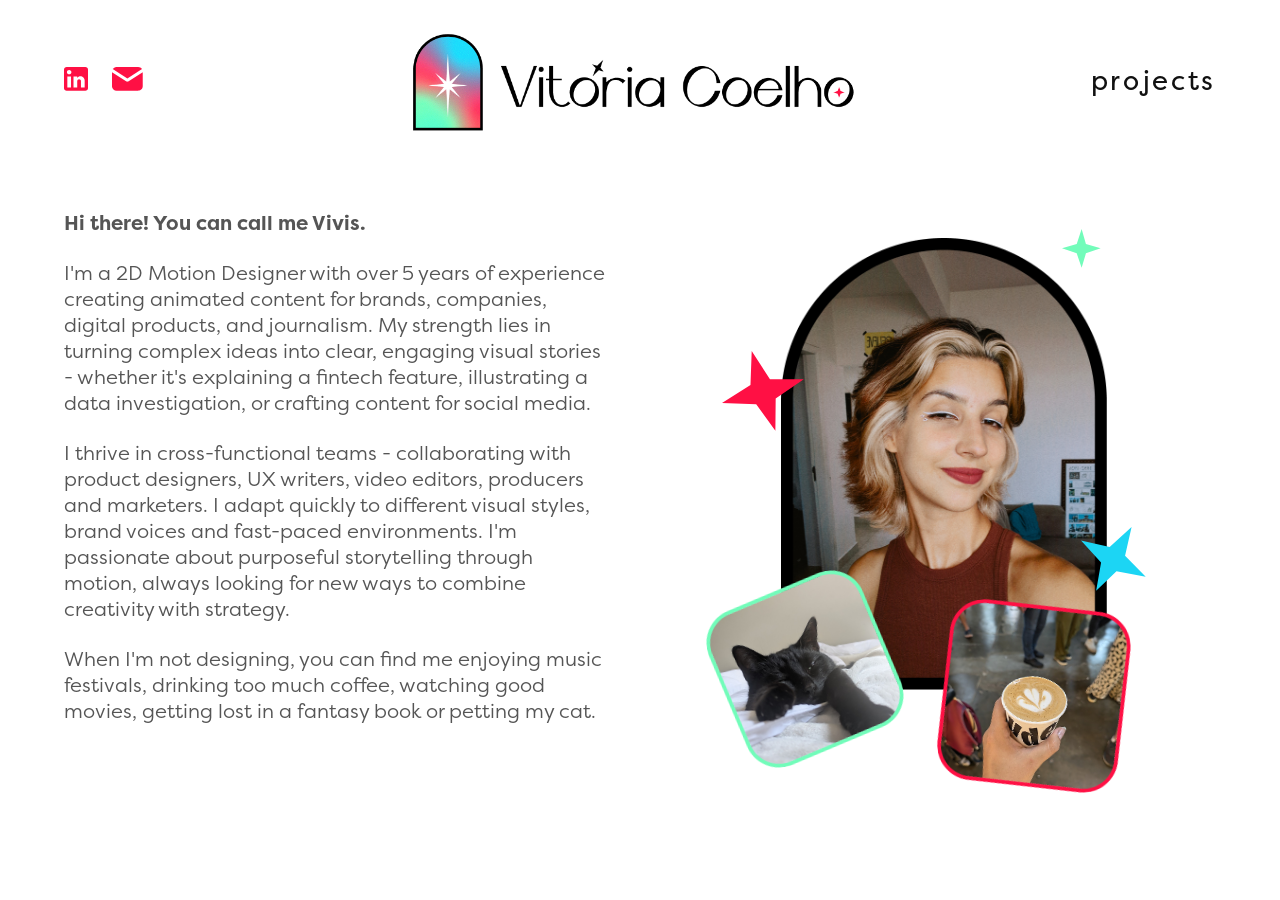
<file: about.html>
<!DOCTYPE html>
<html lang="en">

<head>
  <meta charset="UTF-8">
  <meta name="viewport" content="width=device-width, initial-scale=1.0">
  <title>About | Vitoria Coelho</title>
  <link rel="stylesheet" href="style.css">

  <link rel="icon" type="image/png" href="./ASSETS/IMAGES/favicon.png">
  <!-- Open Graph / Social Sharing Data -->
  <meta property="og:title" content="Vitoria Coelho | Motion Designer">
  <meta property="og:description"
    content="Vitoria Coelho, 2D Motion Designer, brazilian motion and graphic designer - available worldwide.">
  <meta property="og:image" content="https://www.vitoriacoelho.work/ASSETS/IMAGES/miniature_site.png">
  <meta property="og:url" content="https://www.vitoriacoelho.work/about.html">
  <meta property="og:type" content="website">
  <!-- Twitter Card -->
  <meta name="twitter:card" content="summary_large_image">
  <meta name="twitter:title" content="Vitoria Coelho | Motion Designer">
  <meta name="twitter:description"
    content="Vitoria Coelho, 2D Motion Designer, brazilian motion and graphic designer - available worldwide.">
  <meta name="twitter:image" content="https://www.vitoriacoelho.work/ASSETS/IMAGES/miniature_site.png">
</head>

<body>
  <!-- Header / Navigation -->
  <header>
    <div class="social-icons">
      <a href="https://www.linkedin.com/in/vitoriacoelho" target="_blank" class="interactive">
        <img src="./ASSETS/VECTORS/icon_linkedin.svg" alt="LinkedIn">
      </a>
      <a href="#" onclick="copyEmail(event)" class="interactive email-copy-container">
        <img src="./ASSETS/VECTORS/icon_email.svg" alt="Email">
        <img src="./ASSETS/IMAGES/Popup-email.svg" alt="Email Copied" class="email-tooltip">
      </a>
    </div>
    <a href="projects.html" class="logo">
      <img src="./ASSETS/IMAGES/logo site.png" alt="Vitoria Coelho Logo">
    </a>
    <nav class="desktop-nav">
      <a href="projects.html">Projects</a>
    </nav>

    <!-- Hamburger Menu Toggle -->
    <button class="hamburger-menu" aria-label="Toggle Menu" onclick="toggleMobileMenu()">
      <span></span>
      <span></span>
      <span></span>
    </button>
  </header>

  <!-- Mobile Drawer -->
  <div class="mobile-drawer" id="mobile-drawer">
    <button class="close-drawer" onclick="toggleMobileMenu()" aria-label="Close Menu">&times;</button>
    <nav class="mobile-nav">
      <a href="projects.html">Projects</a>
      <a href="https://www.linkedin.com/in/vitoriacoelho" target="_blank" class="interactive">LinkedIn</a>
      <a href="#" onclick="copyEmail(event)" class="interactive email-copy-container-mobile">
        vitoria.rcoelho@gmail.com
        <img src="./ASSETS/IMAGES/Popup-email.svg" alt="Email Copied" class="email-tooltip">
      </a>
    </nav>
  </div>

  <main class="container">
    <section class="about-section">

      <!-- Text on the left -->
      <div class="about-text">
        <p class="intro-bold">Hi there! You can call me Vivis.</p>
        <p>I'm a 2D Motion Designer with over 5 years of experience creating animated content for brands,
          companies, digital products, and journalism. My strength lies in turning complex ideas into clear, engaging
          visual stories - whether it's explaining a fintech feature, illustrating a data investigation, or crafting
          content for social media.</p>
        <p>I thrive in cross-functional teams - collaborating with product designers, UX writers, video editors,
          producers and marketers. I adapt quickly to different visual styles, brand voices and fast-paced environments.
          I'm passionate about purposeful storytelling through motion, always looking for new ways to combine creativity
          with strategy.</p>
        <p>When I'm not designing, you can find me enjoying music festivals, drinking too much coffee, watching good
          movies, getting lost in a fantasy book or petting my cat.</p>

      </div>

      <!-- Photos on the right -->
      <div class="about-images-container">
        <div class="collage-wrapper">
          <!-- Vitoria's photo at the back (upper on page via CSS) -->
          <img src="./ASSETS/IMAGES/photo_ABOUT-me.png?v=2" alt="Vitoria Coelho" class="img-vitoria interactive">

          <!-- Coffee and Cat photos overlapping at the foot -->
          <img src="./ASSETS/IMAGES/photo_ABOUT-Coffee.png" alt="Coffee" class="img-coffee interactive">
          <img src="./ASSETS/IMAGES/photo_ABOUT-Cat.png" alt="My Cat" class="img-cat interactive">

          <!-- Stars exactly placed based on reference coordinates -->
          <img src="./ASSETS/VECTORS/star_ABOUT-red.svg" alt="Star" class="star-deco star-red">
          <img src="./ASSETS/VECTORS/star_ABOUT-green.svg" alt="Star" class="star-deco star-green">
          <img src="./ASSETS/VECTORS/star_ABOUT-blue.svg" alt="Star" class="star-deco star-blue">
        </div>
      </div>

    </section>
  </main>

  <script src="main.js"></script>
</body>

</html>
</file>
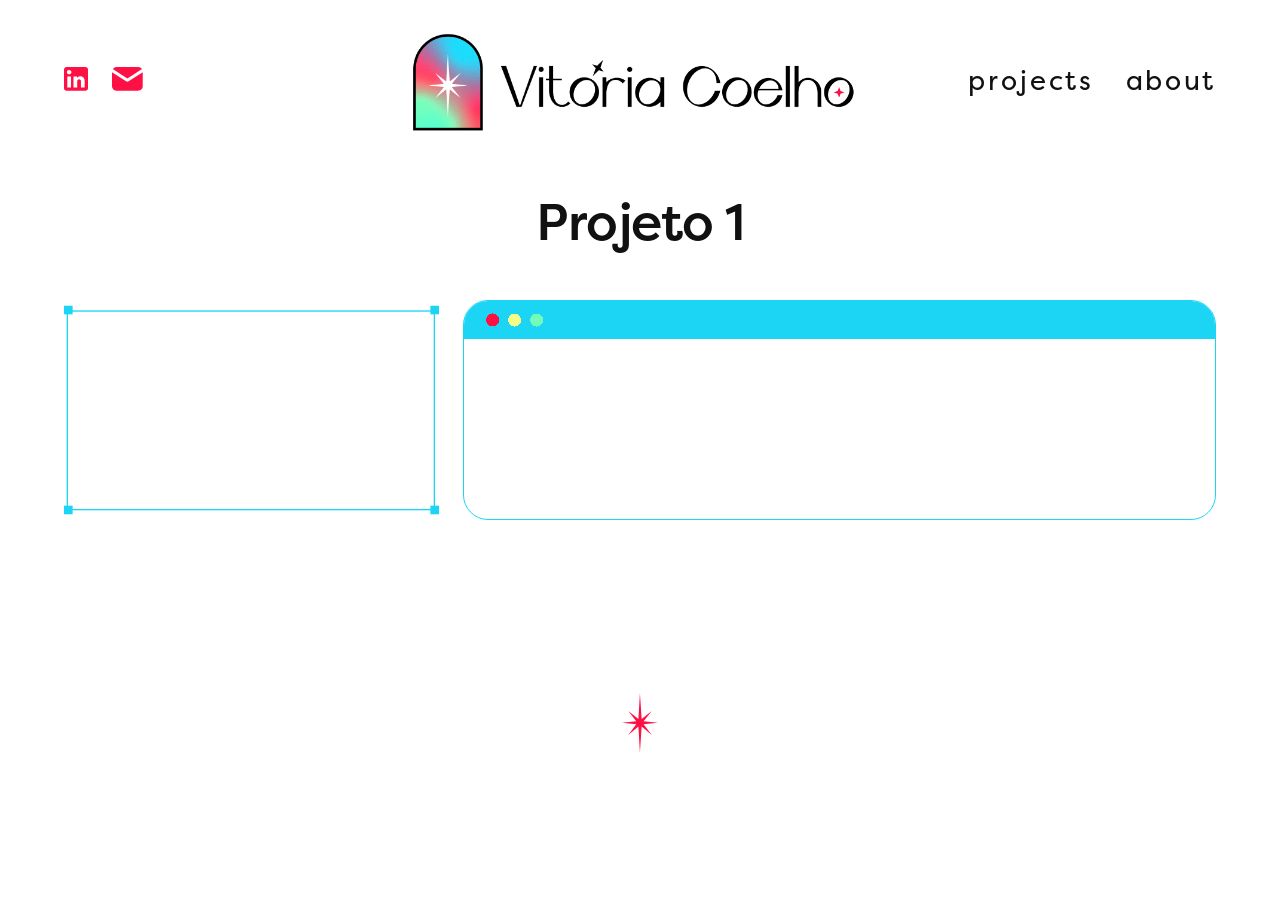
<file: project.html>
<!DOCTYPE html>
<html lang="en">
<head>
  <meta charset="UTF-8">
  <meta name="viewport" content="width=device-width, initial-scale=1.0">
  <title>Project Details | Vitoria Coelho</title>
  <link rel="stylesheet" href="style.css">
  
  <link rel="icon" type="image/png" href="./ASSETS/IMAGES/favicon.png">
  <!-- Open Graph / Social Sharing Data -->
  <meta property="og:title" content="Vitoria Coelho | Motion Designer">
  <meta property="og:description" content="Portfolio of Vitoria Coelho, a 2D Motion Designer.">
  <meta property="og:image" content="https://www.vitoriacoelho.work/ASSETS/IMAGES/miniature_site.png">
  <meta property="og:url" content="https://www.vitoriacoelho.work/project.html">
  <meta property="og:type" content="website">
  <!-- Twitter Card -->
  <meta name="twitter:card" content="summary_large_image">
  <meta name="twitter:title" content="Vitoria Coelho | Motion Designer">
  <meta name="twitter:description" content="Portfolio of Vitoria Coelho, a 2D Motion Designer.">
  <meta name="twitter:image" content="https://www.vitoriacoelho.work/ASSETS/IMAGES/miniature_site.png">
</head>
<body class="project-page">
  <!-- Header / Navigation -->
  <header>
    <div class="social-icons">
      <a href="https://www.linkedin.com/in/vitoriacoelho" target="_blank" class="interactive">
        <img src="./ASSETS/VECTORS/icon_linkedin.svg" alt="LinkedIn">
      </a>
      <a href="#" onclick="copyEmail(event)" class="interactive email-copy-container">
        <img src="./ASSETS/VECTORS/icon_email.svg" alt="Email">
        <img src="./ASSETS/IMAGES/Popup-email.svg" alt="Email Copied" class="email-tooltip">
      </a>
    </div>
    <a href="projects.html" class="logo">
      <img src="./ASSETS/IMAGES/logo site.png" alt="Vitoria Coelho Logo">
    </a>
    <nav class="desktop-nav">
      <a href="projects.html">Projects</a>
      <a href="about.html">About</a>
    </nav>
    
    <!-- Hamburger Menu Toggle -->
    <button class="hamburger-menu" aria-label="Toggle Menu" onclick="toggleMobileMenu()">
      <span></span>
      <span></span>
      <span></span>
    </button>
  </header>

  <!-- Mobile Drawer -->
  <div class="mobile-drawer" id="mobile-drawer">
    <button class="close-drawer" onclick="toggleMobileMenu()" aria-label="Close Menu">&times;</button>
    <nav class="mobile-nav">
      <a href="projects.html">Projects</a>
      <a href="about.html">About</a>
      <a href="https://www.linkedin.com/in/vitoriacoelho" target="_blank" class="interactive">LinkedIn</a>
      <a href="#" onclick="copyEmail(event)" class="interactive email-copy-container-mobile">
        vitoria.rcoelho@gmail.com
        <img src="./ASSETS/IMAGES/Popup-email.svg" alt="Email Copied" class="email-tooltip">
      </a>
    </nav>
  </div>

  <main class="container">
    <section class="project-page-section">
      
      <h1 id="project-title" class="project-main-title">Projeto 1</h1>
      
      <div class="project-info-layout">
        <!-- Left Box -->
        <div class="project-details-box">
          <div class="details-content" id="project-credits">
            <!-- Populated via JS -->
          </div>
        </div>
        
        <!-- Right Box -->
        <div class="project-browser-box">
          <div class="browser-content">
            <p id="project-description"><!-- Populated via JS --></p>
          </div>
        </div>
      </div>

      <div class="project-media-grid" id="project-media-grid">
        <!-- Populated via JS -->
      </div>

    </section>
    
    <div style="text-align: center; padding: 2rem 0; margin-top: 2rem;">
      <img src="./ASSETS/VECTORS/SVG_Star.svg" alt="Star Footer" style="height: 60px;">
    </div>
  </main>

  <script src="projectsData.js"></script>
  <script src="main.js"></script>
  <script>
    const urlParams = new URLSearchParams(window.location.search);
    const projectId = urlParams.get('id');

    if (projectId && typeof projectsData !== 'undefined' && projectsData[projectId]) {
      const data = projectsData[projectId];
      
      // Update Title
      const titleEl = document.getElementById('project-title');
      if (titleEl) titleEl.textContent = data.title;
      
      // Update Description
      const descEl = document.getElementById('project-description');
      if (descEl) descEl.textContent = data.description;
      
      // Update Credits
      const creditsEl = document.getElementById('project-credits');
      if (creditsEl && data.credits) {
        creditsEl.innerHTML = '';
        data.credits.forEach(credit => {
          const p = document.createElement('p');
          p.innerHTML = `<strong>${credit.label}:</strong> ${credit.value}`;
          creditsEl.appendChild(p);
        });
      }

      // Update Media Grid
      const mediaGridEl = document.getElementById('project-media-grid');
      if (mediaGridEl && data.media) {
        mediaGridEl.innerHTML = '';
        if (data.layout) {
          mediaGridEl.classList.add(`layout-${data.layout}`);
        }
        data.media.forEach((item, index) => {
          const div = document.createElement('div');
          div.className = 'media-item interactive';
          
          if (index === 0 && (!data.layout || (!data.layout.includes('2x2') && !data.layout.includes('hero-left')))) {
            div.classList.add('full-width');
          }

          if (item.type === 'video' && item.src) {
            let videoAttrs = 'controls';
            if (data.layout && data.layout.includes('autoplay')) {
              videoAttrs = 'autoplay muted loop playsinline';
            }
            div.innerHTML = `
              <video ${videoAttrs}>
                <source src="${item.src}" type="video/mp4">
              </video>
            `;
          } else if (item.type === 'image' && item.src) {
            div.innerHTML = `<img src="${item.src}" alt="${data.title}">`;
          } else {
            // Placeholder
            div.style.background = '#D9D9D9';
          }
          mediaGridEl.appendChild(div);
        });
      }
    } else if (projectId) {
      // Fallback if data not in projectsData.js yet
      let formattedTitle = projectId.replace(/-/g, ' ');
      formattedTitle = formattedTitle.charAt(0).toUpperCase() + formattedTitle.slice(1);
      
      const titleEl = document.getElementById('project-title');
      if (titleEl) titleEl.textContent = formattedTitle;
    }
  </script>
</body>
</html>
</file>
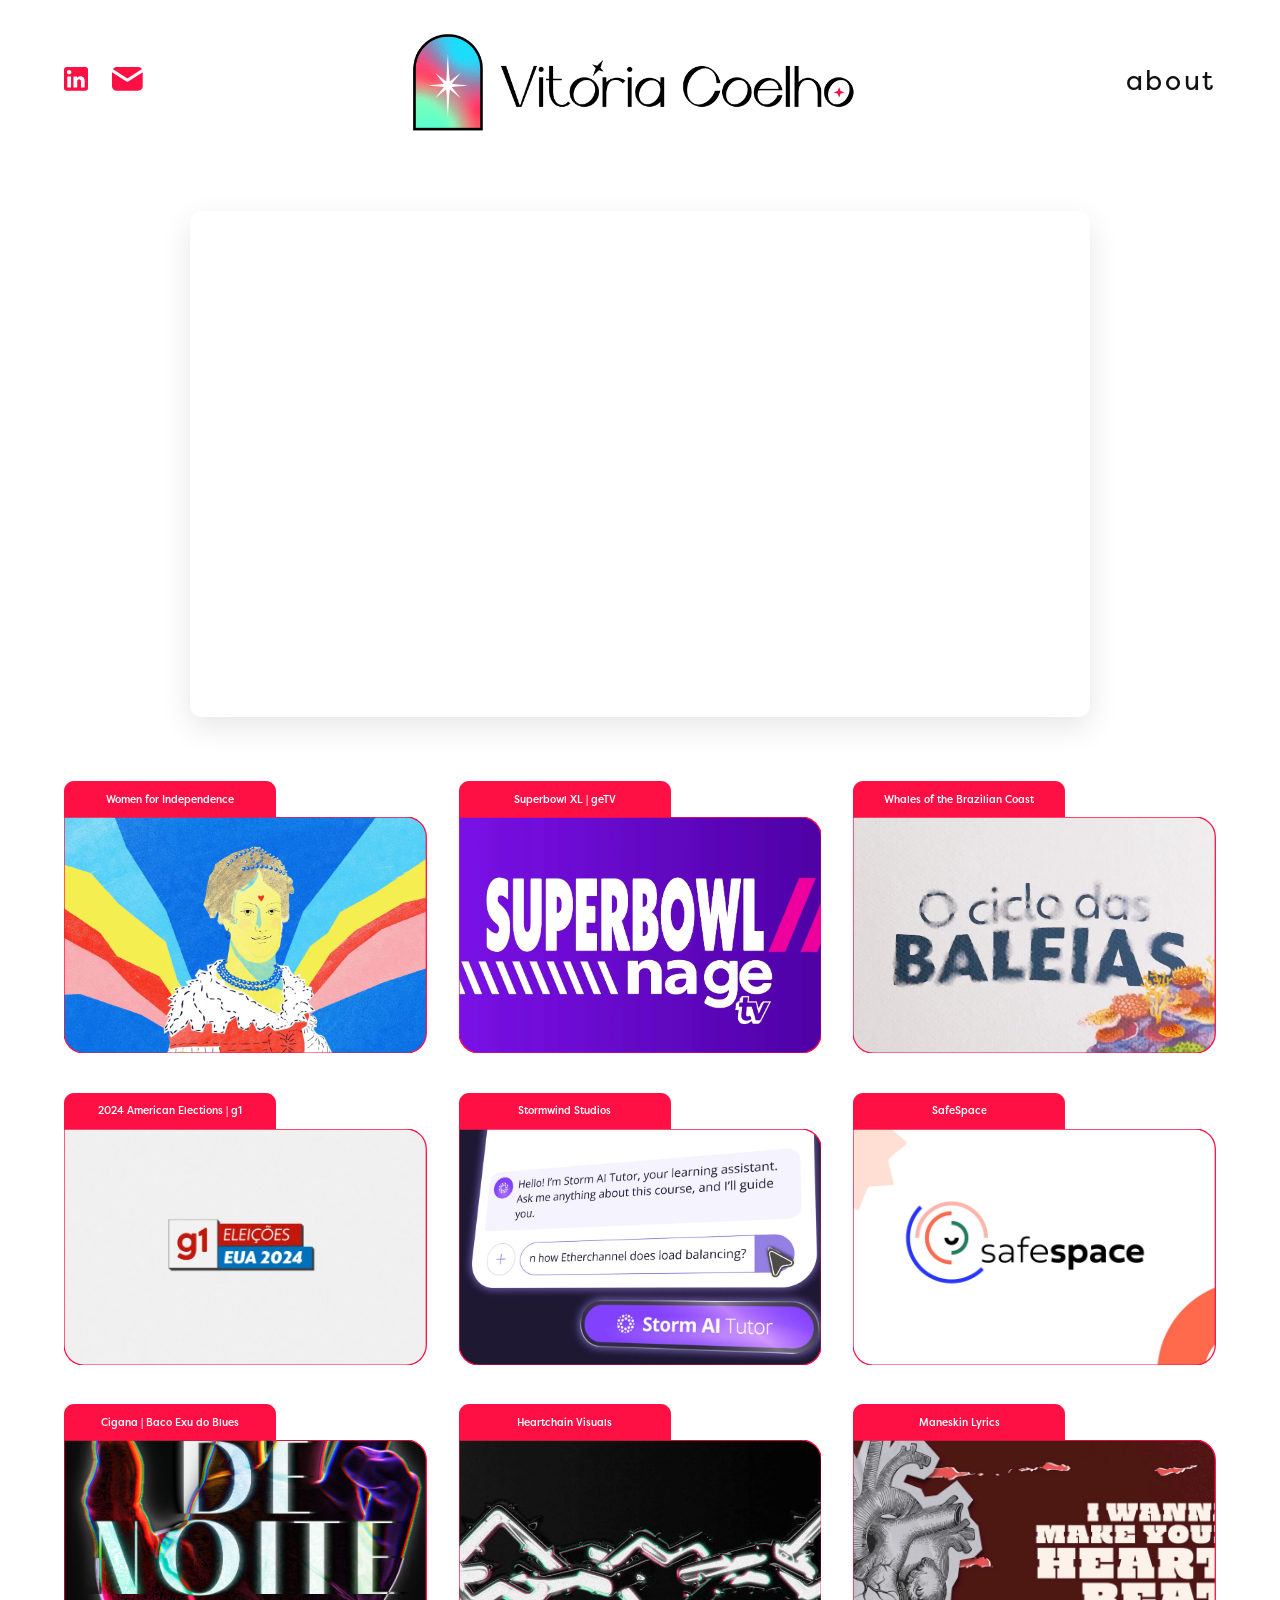
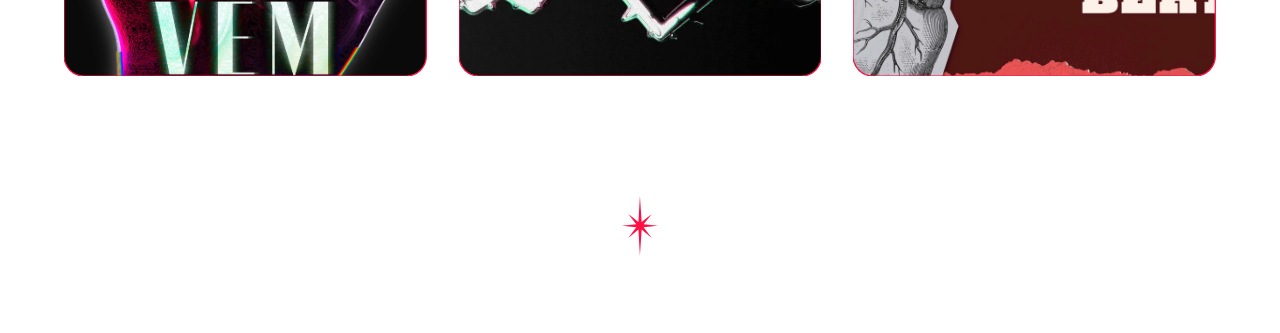
<file: projects.html>
<!DOCTYPE html>
<html lang="en">

<head>
  <meta charset="UTF-8">
  <meta name="viewport" content="width=device-width, initial-scale=1.0">
  <title>Projects & Reel | Vitoria Coelho</title>
  <link rel="stylesheet" href="style.css">
  
  <link rel="icon" type="image/png" href="./ASSETS/IMAGES/favicon.png">
  <!-- Open Graph / Social Sharing Data -->
  <meta property="og:title" content="Vitoria Coelho | Motion Designer">
  <meta property="og:description" content="Portfolio of Vitoria Coelho, a 2D Motion Designer.">
  <meta property="og:image" content="https://www.vitoriacoelho.work/ASSETS/IMAGES/miniature_site.png">
  <meta property="og:url" content="https://www.vitoriacoelho.work/projects.html">
  <meta property="og:type" content="website">
  <!-- Twitter Card -->
  <meta name="twitter:card" content="summary_large_image">
  <meta name="twitter:title" content="Vitoria Coelho | Motion Designer">
  <meta name="twitter:description" content="Portfolio of Vitoria Coelho, a 2D Motion Designer.">
  <meta name="twitter:image" content="https://www.vitoriacoelho.work/ASSETS/IMAGES/miniature_site.png">
</head>

<body>
  <!-- Header / Navigation -->
  <header>
    <div class="social-icons">
      <a href="https://www.linkedin.com/in/vitoriacoelho" target="_blank" class="interactive">
        <img src="./ASSETS/VECTORS/icon_linkedin.svg" alt="LinkedIn">
      </a>
      <a href="#" onclick="copyEmail(event)" class="interactive email-copy-container">
        <img src="./ASSETS/VECTORS/icon_email.svg" alt="Email">
        <img src="./ASSETS/IMAGES/Popup-email.svg" alt="Email Copied" class="email-tooltip">
      </a>
    </div>
    <a href="projects.html" class="logo">
      <img src="./ASSETS/IMAGES/logo site.png" alt="Vitoria Coelho Logo">
    </a>
    <nav class="desktop-nav">
      <a href="about.html">About</a>
    </nav>
    
    <!-- Hamburger Menu Toggle -->
    <button class="hamburger-menu" aria-label="Toggle Menu" onclick="toggleMobileMenu()">
      <span></span>
      <span></span>
      <span></span>
    </button>
  </header>

  <!-- Mobile Drawer -->
  <div class="mobile-drawer" id="mobile-drawer">
    <button class="close-drawer" onclick="toggleMobileMenu()" aria-label="Close Menu">&times;</button>
    <nav class="mobile-nav">
      <a href="about.html">About</a>
      <a href="https://www.linkedin.com/in/vitoriacoelho" target="_blank" class="interactive">LinkedIn</a>
      <a href="#" onclick="copyEmail(event)" class="interactive email-copy-container-mobile">
        vitoria.rcoelho@gmail.com
        <img src="./ASSETS/IMAGES/Popup-email.svg" alt="Email Copied" class="email-tooltip">
      </a>
    </nav>
  </div>

  <main class="container">
    <section class="projects-reel-section">

      <!-- Reel video in the center -->
      <div class="reel-container interactive">
        <div style="padding:56.25% 0 0 0;position:relative;"><iframe src="https://player.vimeo.com/video/1087211444?badge=0&amp;autopause=0&amp;player_id=0&amp;app_id=58479&amp;autoplay=1&amp;muted=1&amp;loop=1" frameborder="0" allow="autoplay; fullscreen; picture-in-picture; clipboard-write; encrypted-media; web-share" referrerpolicy="strict-origin-when-cross-origin" style="position:absolute;top:0;left:0;width:100%;height:100%;" title="REEL | VitoriaCoelho 2025mp4"></iframe></div><script src="https://player.vimeo.com/api/player.js"></script>
      </div>

      <!-- Folders linking to projects -->
      <div class="folders-grid" id="folders-container">
        <!-- Javascript will inject folder items here -->
      </div>

    </section>

    <div style="text-align: center; padding: 1.2rem 0; margin-top: 0.8rem;">
      <img src="./ASSETS/VECTORS/SVG_Star.svg" alt="Star Footer" style="height: 60px;">
    </div>
  </main>

  <script src="main.js"></script>
  <script>
    const projects = [
      { id: 'WFI', title: 'Women for Independence', category: 'documentary', thumb: 'thumb_WFI.webp' },
      { id: 'NFL', title: 'Superbowl XL | geTV', category: 'branded content', thumb: 'thumb_NFL-Masthead.webp' },
      { id: 'Whales', title: 'Whales of the Brazilian Coast', category: 'journalism', thumb: 'thumb_Whales.webp' },
      { id: 'American-Elections', title: '2024 American Elections | g1', category: 'journalism', thumb: 'thumb_AmericanElections.webp' },
      { id: 'Stormwind', title: 'Stormwind Studios', category: 'branded content', thumb: 'thumb_StormwindStudios.webp' },
      { id: 'Safespace', title: 'SafeSpace', category: 'explainer', thumb: 'thumb_SafeSpace.webp' },
      { id: 'Cigana-Lyrics', title: 'Cigana | Baco Exu do Blues', category: 'personal project', thumb: 'thumb_Cigana.webp' },
      { id: 'Heartchain', title: 'Heartchain Visuals', category: 'personal project', thumb: 'thumb_heartchain.webp' },
      { id: 'Maneskin', title: 'Maneskin Lyrics', category: 'personal project', thumb: 'thumb_Maneskin.webp' }
    ];

    const container = document.getElementById('folders-container');

    projects.forEach(project => {
      const folderLink = document.createElement('a');
      folderLink.href = `project.html?id=${project.id}`;
      folderLink.className = 'folder-item interactive';

      folderLink.innerHTML = `
        <div class="folder-main">
          <div class="name-tag">
            <img src="./ASSETS/VECTORS/name_tag-folder.svg" alt="Name Tag">
            <span>${project.title}</span>
          </div>
          <div class="folder-body">
            <div class="category-tag">
              <img src="./ASSETS/VECTORS/category-tag_folder.svg" alt="Category Tag">
              <span>${project.category}</span>
            </div>
            <svg class="folder-svg" viewBox="0 0 562 366" xmlns="http://www.w3.org/2000/svg">
              <defs>
                <clipPath id="folder-clip-${project.id}">
                  <path d="M0 0H530.564C547.631 0 561.466 13.8352 561.466 30.9018V334.864C561.466 351.931 547.631 365.766 530.564 365.766H30.9018C13.8352 365.766 0 351.931 0 334.864V0Z"/>
                </clipPath>
              </defs>
              <image href="./ASSETS/IMAGES/${project.thumb}" width="100%" height="100%" preserveAspectRatio="xMidYMid slice" clip-path="url(#folder-clip-${project.id})" />
              <path d="M0 0H530.564C547.631 0 561.466 13.8352 561.466 30.9018V334.864C561.466 351.931 547.631 365.766 530.564 365.766H30.9018C13.8352 365.766 0 351.931 0 334.864V0Z" fill="none" stroke="#FF1044" stroke-width="2"/>
            </svg>
          </div>
        </div>
      `;

      container.appendChild(folderLink);
    });
  </script>
</body>

</html>
</file>
<file: style.css>
@font-face {
  font-family: 'Filson Pro';
  src: url('./ASSETS/FONTS/FilsonProBook.otf') format('opentype');
  font-weight: 300;
  font-style: normal;
}

@font-face {
  font-family: 'Filson Pro';
  src: url('./ASSETS/FONTS/FilsonProRegular.otf') format('opentype');
  font-weight: 400;
  font-style: normal;
}

@font-face {
  font-family: 'Filson Pro';
  src: url('./ASSETS/FONTS/FilsonProMedium.otf') format('opentype');
  font-weight: 500;
  font-style: normal;
}

@font-face {
  font-family: 'Filson Pro';
  src: url('./ASSETS/FONTS/FilsonProBold.otf') format('opentype');
  font-weight: 700;
  font-style: normal;
}

@font-face {
  font-family: 'Filson Pro';
  src: url('./ASSETS/FONTS/FilsonProBlack.otf') format('opentype');
  font-weight: 800;
  font-style: normal;
}

:root {
  --accent-color: #FF1044;
  --bg-color: #ffffff;
  /* User requested white background */
  --text-color: #111111;
  --text-muted: #555555;
  --glass-bg: rgba(255, 255, 255, 0.6);
  --glass-border: rgba(0, 0, 0, 0.1);
  --font-main: 'Filson Pro', sans-serif;
  --transition: all 0.3s cubic-bezier(0.25, 0.8, 0.25, 1);
}

* {
  margin: 0;
  padding: 0;
  box-sizing: border-box;
}

body {
  font-family: var(--font-main);
  background-color: var(--bg-color);
  color: var(--text-color);
  overflow-x: hidden;
  line-height: 1.6;
  cursor: url('./ASSETS/VECTORS/Star_cursor.svg') 31 34, auto;
}

a,
button,
.interactive {
  cursor: url('./ASSETS/VECTORS/Star_cursor.svg') 31 34, pointer;
}

h1,
h2,
h3,
h4 {
  font-weight: 800;
  line-height: 1.1;
  text-transform: uppercase;
}

h1 {
  font-size: clamp(3rem, 8vw, 6rem);
  letter-spacing: -0.02em;
}

h2 {
  font-size: clamp(2rem, 5vw, 4rem);
}

p {
  font-size: clamp(1rem, 1.5vw, 1.2rem);
  font-weight: 400;
  color: var(--text-muted);
}

.container {
  padding: calc(211px - 7.5vh) 5% 50px;
  max-width: 1400px;
  margin: 0 auto;
}

/* Header / Nav */
header {
  position: fixed;
  top: 0;
  left: 0;
  width: 100%;
  padding: 2rem 5%;
  display: grid;
  grid-template-columns: 1fr auto 1fr;
  align-items: center;
  z-index: 100;
  /* Since background is white, we don't need difference blend mode unless requested */
  background: rgba(255, 255, 255, 0.9);
  backdrop-filter: blur(10px);
}

.logo {
  grid-column: 2;
  text-align: center;
  display: flex;
  justify-content: center;
  align-items: center;
  text-decoration: none;
}

.logo img {
  height: 101px;
  width: auto;
}

.social-icons {
  display: flex;
  gap: 1.5rem;
  align-items: center;
  grid-column: 1;
  justify-self: start;
}

.social-icons img {
  height: 24px;
  width: auto;
  transition: transform 0.3s ease;
}

.social-icons a:hover {
  transform: scale(1.1);
}

.email-copy-container {
  position: relative;
}

.email-tooltip {
  position: absolute;
  top: 130%;
  left: 50%;
  transform: translate(-50%, 15px);
  height: 40px;
  width: auto;
  opacity: 0;
  visibility: hidden;
  transition: opacity 0.4s ease, transform 0.4s ease, visibility 0.4s ease;
  pointer-events: none;
}

.email-tooltip.show {
  opacity: 1;
  visibility: visible;
  transform: translate(-50%, 0);
}

nav {
  grid-column: 3;
  justify-self: end;
  display: flex;
  gap: 2rem;
}

nav a {
  font-family: 'Filson Pro', sans-serif;
  color: var(--text-color);
  text-decoration: none;
  font-weight: normal;
  text-transform: lowercase;
  font-size: 20pt;
  letter-spacing: 0.1em;
  transition: var(--transition);
  position: relative;
}

nav a::after {
  content: '';
  position: absolute;
  left: 0;
  bottom: -4px;
  width: 0%;
  height: 2px;
  background-color: var(--accent-color);
  transition: var(--transition);
}

nav a:hover::after {
  width: 100%;
}

nav a:hover {
  color: var(--accent-color);
}

/* Background Video */
.video-bg {
  position: fixed;
  top: 0;
  left: 0;
  width: 100vw;
  height: 100vh;
  object-fit: cover;
  z-index: -1;
}

/* Homepage Centered UI */
.homepage-center {
  position: absolute;
  top: 50%;
  left: 50%;
  transform: translate(-50%, -50%);
  display: flex;
  flex-direction: column;
  align-items: center;
  justify-content: center;
  text-align: center;
  z-index: 10;
}

.portal-link {
  display: flex;
  flex-direction: column;
  align-items: center;
  text-decoration: none;
  transition: transform 0.3s ease;
}

.portal-link:hover {
  transform: scale(1.05);
}

.portal-link img.click-me {
  margin-bottom: 1rem;
}

/* Projects Folder Layout */
.reel-container {
  width: 100%;
  max-width: 900px;
  margin: 0 auto 4rem auto;
  aspect-ratio: 16/9;
  border-radius: 12px;
  overflow: hidden;
  box-shadow: 0 10px 30px rgba(0, 0, 0, 0.1);
}

.reel-container video {
  width: 100%;
  height: 100%;
  object-fit: cover;
}
.projects-reel-section {
  padding-top: 7.5vh;
  text-align: center;
}

.folders-grid {
  display: grid;
  grid-template-columns: repeat(3, 1fr);
  gap: 2rem 2rem;
  max-width: 1920px;
  margin: 0 auto;
  padding-bottom: 5rem;
}

.folder-item {
  display: block;
  text-decoration: none;
  width: 100%;
  max-width: 500px;
  margin: 0 auto;
  position: relative;
  overflow: visible;
}

.folder-main {
  position: relative;
  width: 100%;
  display: flex;
  flex-direction: column;
  transition: transform 0.4s cubic-bezier(0.4, 0, 0.2, 1);
}

.folder-item:hover .folder-main {
  transform: scale(1.04);
}

.category-tag {
  position: absolute;
  bottom: calc(100% - 1px);
  right: 5%;
  width: 31.3%;
  aspect-ratio: 176 / 55;
  z-index: -1;
  transform: translateY(100%);
  opacity: 0;
  transition: all 0.4s cubic-bezier(0.4, 0, 0.2, 1);
}

.folder-item:hover .category-tag {
  transform: translateY(0);
  opacity: 1;
}

.category-tag img {
  width: 100%;
  height: 100%;
  display: block;
}

.category-tag span {
  position: absolute;
  top: 50%;
  left: 50%;
  transform: translate(-50%, -50%);
  color: #FF1044;
  font-weight: 700;
  font-size: clamp(0.6rem, 0.8vw, 0.78rem);
  white-space: nowrap;
  max-width: 90%;
  overflow: hidden;
  text-overflow: ellipsis;
}

.name-tag {
  position: relative;
  width: 58.5%;
  aspect-ratio: 329 / 57;
  z-index: 3;
  margin-bottom: -1px;
}

.name-tag img {
  width: 100%;
  height: 100%;
  display: block;
}

.name-tag span {
  position: absolute;
  top: 50%;
  left: 50%;
  transform: translate(-50%, -50%);
  color: #ffffff;
  font-family: 'Filson Pro', sans-serif;
  font-weight: 450;
  font-size: clamp(0.55rem, 0.8vw, 0.78rem);
  white-space: nowrap;
  max-width: 90%;
  overflow: hidden;
  text-overflow: ellipsis;
}

.folder-body {
  position: relative;
  width: 100%;
  aspect-ratio: 562 / 366;
  z-index: 3;
}

.folder-shape-bg {
  position: absolute;
  top: 0;
  left: 0;
  width: 100%;
  height: 100%;
  display: block;
  z-index: 1;
  filter: drop-shadow(0px 10px 15px rgba(0, 0, 0, 0.1));
}

.folder-thumb-container {
  position: absolute;
  top: 1px;
  left: 1px;
  width: calc(100% - 2px);
  height: calc(100% - 2px);
  z-index: 2;
  -webkit-mask-image: url('./ASSETS/VECTORS/folder_shape.svg');
  -webkit-mask-size: 100% 100%;
  mask-image: url('./ASSETS/VECTORS/folder_shape.svg');
  mask-size: 100% 100%;
}

.folder-thumb-container img {
  width: 100%;
  height: 100%;
  object-fit: cover;
}

/* About Page composition */
.about-section {
  display: grid;
  grid-template-columns: 1fr 1fr;
  gap: 4rem;
  padding-top: 7.5vh;
  align-items: flex-start;
}

/* Left: text */
.about-text {
  text-align: left;
}

.about-text h1 {
  color: var(--accent-color);
  margin-bottom: 1.5rem;
}

.about-text p {
  font-size: 15pt;
  font-weight: 300;
  margin-bottom: 1.5rem;
  line-height: 1.3;
}

.about-text p.intro-bold {
  font-weight: 700;
}

/* Right: image collage */
.about-images-container {
  width: 100%;
  display: flex;
  justify-content: center;
  align-items: flex-start;
}

.collage-wrapper {
  position: relative;
  width: 60%;
  margin-top: 5%;
  overflow: visible;
}

.img-vitoria {
  position: relative;
  width: 100%;
  border-radius: 20px;
  z-index: 1;
  display: block;
}

.img-cat {
  position: absolute;
  bottom: -16%;
  left: -21%;
  width: 57%;
  border-radius: 12px;
  z-index: 5;
  transform: rotate(-10deg);
  transition: transform 0.3s ease;
}

.img-cat:hover {
  transform: rotate(-10deg) scale(1.08);
  z-index: 10;
}

.img-coffee {
  position: absolute;
  bottom: -24%;
  right: -9%;
  width: 63%;
  border-radius: 12px;
  z-index: 6;
  transform: rotate(-8deg);
  transition: transform 0.3s ease;
}

.img-coffee:hover {
  transform: rotate(0deg) scale(1.08);
  z-index: 10;
}

.star-deco {
  position: absolute;
  z-index: 3;
  transition: transform 0.5s ease-in-out;
}

.star-deco:hover {
  transform: rotate(360deg);
}

/* Extracted from SVG coordinates */
.star-red {
  width: 25%;
  top: 25%;
  left: -18%;
}

.star-green {
  width: 12%;
  top: -2%;
  right: 2%;
}

.star-blue {
  width: 20%;
  bottom: 22%;
  right: -12%;
}

/* Hamburger Menu (Hidden by default on desktop) */
.hamburger-menu {
  display: none;
  flex-direction: column;
  justify-content: space-between;
  width: 45px;
  height: 45px;
  background-color: #FF1044;
  border: none;
  cursor: pointer;
  z-index: 1100;
  grid-column: 3;
  justify-self: end;
  padding: 12px 10px;
  border-radius: 8px;
}

.hamburger-menu span {
  width: 100%;
  height: 3px;
  background-color: #FFFFFF;
  transition: all 0.3s ease;
  border-radius: 2px;
}

.hamburger-menu.is-open span:nth-child(1) {
  transform: translateY(9px) rotate(45deg);
}

.hamburger-menu.is-open span:nth-child(2) {
  opacity: 0;
}

.hamburger-menu.is-open span:nth-child(3) {
  transform: translateY(-9px) rotate(-45deg);
}

/* Mobile Drawer */
.mobile-drawer {
  position: fixed;
  top: 0;
  right: -100%;
  width: 100%;
  height: 100vh;
  background: rgba(255, 255, 255, 0.75);
  /* 20% more transparent */
  backdrop-filter: blur(25px);
  /* Increased blur */
  z-index: 1050;
  display: flex;
  flex-direction: column;
  justify-content: center;
  align-items: center;
  transition: right 0.4s ease-in-out;
}

.mobile-drawer.is-open {
  right: 0;
}

.close-drawer {
  position: absolute;
  top: 1.5rem;
  right: 5%;
  background: transparent;
  border: none;
  font-size: 3rem;
  color: var(--text-color);
  cursor: pointer;
  z-index: 1100;
  transition: color 0.3s ease;
}

.close-drawer:active {
  color: #FF1044;
}

.mobile-nav {
  display: flex;
  flex-direction: column;
  align-items: center;
  gap: 2rem;
}

.mobile-nav a {
  font-size: 1.28rem;
  /* 20% smaller */
  color: var(--text-color);
  text-decoration: none;
  font-weight: 400;
  /* Regular */
  transition: color 0.3s ease, transform 0.3s ease;
}

.mobile-nav a:active {
  color: #FF1044;
}

.email-copy-container-mobile {
  position: relative;
}

/* Responsive */
@media (max-width: 768px) {

  .container {
    padding: 90px 5% 50px;
  }
  /* Hide Desktop elements */
  .social-icons,
  .desktop-nav {
    display: none;
  }

  /* Show Hamburger */
  .hamburger-menu {
    display: flex;
  }

  .logo img {
    height: 48px;
  }

  /* Homepage Portal */
  .portal-link img {
    height: 212px;
    /* 15% smaller than 250px */
  }

  /* Projects Grid (Main Page) */
  .folders-grid {
    grid-template-columns: 1fr;
    /* 1 column */
    gap: 12px 8px;
    /* Reduced by 50% */
  }


  .name-tag span {
    font-size: 12px;
    white-space: nowrap;
  }

  .folder-item.is-visible .category-tag {
    transform: translateY(0);
    opacity: 1;
  }

  /* About Page Mobile */
  .about-section {
    grid-template-columns: 1fr;
    gap: 2rem;
  }

  .about-text p {
    font-size: 14px;
    /* Reduced text size */
  }

  .about-images-container {
    margin-top: 0;
    min-height: auto;
  }

  /* Project Page Boxes and Media adjustments */
  .project-info-layout {
    flex-direction: column;
    gap: 8px;
  }

  .project-details-box {
    background-size: cover;
    min-height: auto;
    width: 100%;
  }

  .details-content {
    padding: 20px 25px;
  }

  .browser-content {
    padding: 20px 25px;
  }

  .project-main-title {
    font-weight: 700;
    margin-bottom: 2rem;
  }

  /* Make sure grids break down to 1 column */
  .project-media-grid {
    grid-template-columns: 1fr;
  }

  .layout-hero-left .media-item:first-child {
    grid-column: 1 / -1;
    grid-row: auto;
    aspect-ratio: 16 / 9;
  }
}

/* Project Page Layout */
.project-page-section {
  padding-top: 5.76vh;
  padding-bottom: 5vh;
  display: flex;
  flex-direction: column;
  align-items: center;
}

.project-main-title {
  font-size: clamp(1.875rem, 4vw, 3.375rem);
  text-transform: none;
  color: var(--text-color);
  margin-bottom: 3rem;
  font-weight: 450;
  text-align: center;
}

.project-info-layout {
  display: flex;
  width: 100%;
  gap: 24px;
  margin-bottom: 4rem;
  align-items: stretch;
}

.project-details-box {
  flex: 1;
  position: relative;
  background: url('./ASSETS/VECTORS/boundingBox_PROJECTS.svg') no-repeat center;
  background-size: 100% 100%;
  min-height: 220px;
  display: flex;
  align-items: center;
}

.details-content {
  padding: 30px 40px;
  width: 100%;
}

.details-content p {
  color: var(--text-color);
  font-size: clamp(0.85rem, 1vw, 1rem);
  margin-bottom: 0.8rem;
  line-height: 1.4;
}

.details-content p strong {
  font-weight: 700;
}

.project-browser-box {
  flex: 2;
  position: relative;
  background: none;
  border: 1px solid #1CD5F4;
  border-radius: 25px;
  overflow: hidden;
}

.project-browser-box::before {
  content: '';
  display: block;
  width: 100%;
  height: 38px;
  background-color: #1CD5F4;
  background-image:
    radial-gradient(circle at 28.5px 19px, #FF1044 6.5px, transparent 6.5px),
    radial-gradient(circle at 50.5px 19px, #F3FF89 6.5px, transparent 6.5px),
    radial-gradient(circle at 72.5px 19px, #72FCBA 6.5px, transparent 6.5px);
}

.browser-content {
  padding: 30px 40px;
  width: 100%;
  display: flex;
  align-items: center;
}

.browser-content p {
  color: var(--text-color);
  font-size: clamp(0.85rem, 1vw, 1rem);
  line-height: 1.6;
}

.project-media-grid {
  width: 100%;
  display: grid;
  grid-template-columns: repeat(2, 1fr);
  gap: 24px;
}

.media-item {
  background: #D9D9D9;
  border-radius: 16px;
  overflow: hidden;
  width: 100%;
  aspect-ratio: 16 / 9;
  /* gives nice rectangular proportions */
}

.media-item.full-width {
  grid-column: 1 / -1;
  aspect-ratio: 16 / 9;
  /* 1920x1080 aspect ratio */
}

.media-item img,
.media-item video {
  width: 100%;
  height: 100%;
  object-fit: cover;
}

/* Specific Layouts */
.project-media-grid.layout-hero-left {
  grid-template-columns: 1fr 1fr 1fr;
}

.layout-hero-left .media-item:first-child {
  grid-column: 1 / 2;
  grid-row: 1 / 3;
  aspect-ratio: auto;
  height: 100%;
}

.layout-hero-left .media-item {
  aspect-ratio: 16 / 9;
}

@media (max-width: 900px) {
  .project-info-layout {
    flex-direction: column;
  }

  .project-media-grid {
    grid-template-columns: 1fr;
  }

  .project-media-grid.layout-hero-left {
    grid-template-columns: 1fr;
  }

  .layout-hero-left .media-item:first-child {
    grid-column: auto;
    grid-row: auto;
    height: auto;
  }

  .layout-hero-left .media-item {
    aspect-ratio: auto;
  }

  .media-item.full-width {
    aspect-ratio: 16 / 9;
  }

  .browser-content {
    padding: 20px 25px;
  }

  .project-page-section {
    padding-top: 4vh;
  }
}

/* iPad Pro / Tablet Optimizations */
@media (min-width: 769px) and (max-width: 1200px) {
  .container {
    padding-top: calc(188px + 2.5vh);
  }
  .project-page-section,
  .projects-reel-section,
  .about-section {
    padding-top: 0;
  }
  .project-page nav a {
    font-size: 12pt;
  }
  .about-text p {
    font-size: 12pt;
  }
  .folders-grid {
    grid-template-columns: repeat(2, 1fr);
    gap: 2rem 1.2rem;
  }
  .name-tag span {
    font-size: 0.72rem;
  }
  .folder-item.is-visible .category-tag {
    transform: translateY(0);
    opacity: 1;
  }
}

/* Widescreen ONLY */
@media (min-width: 1560px) {
  .category-tag span {
    font-size: 0.55rem;
  }
}
</file>
